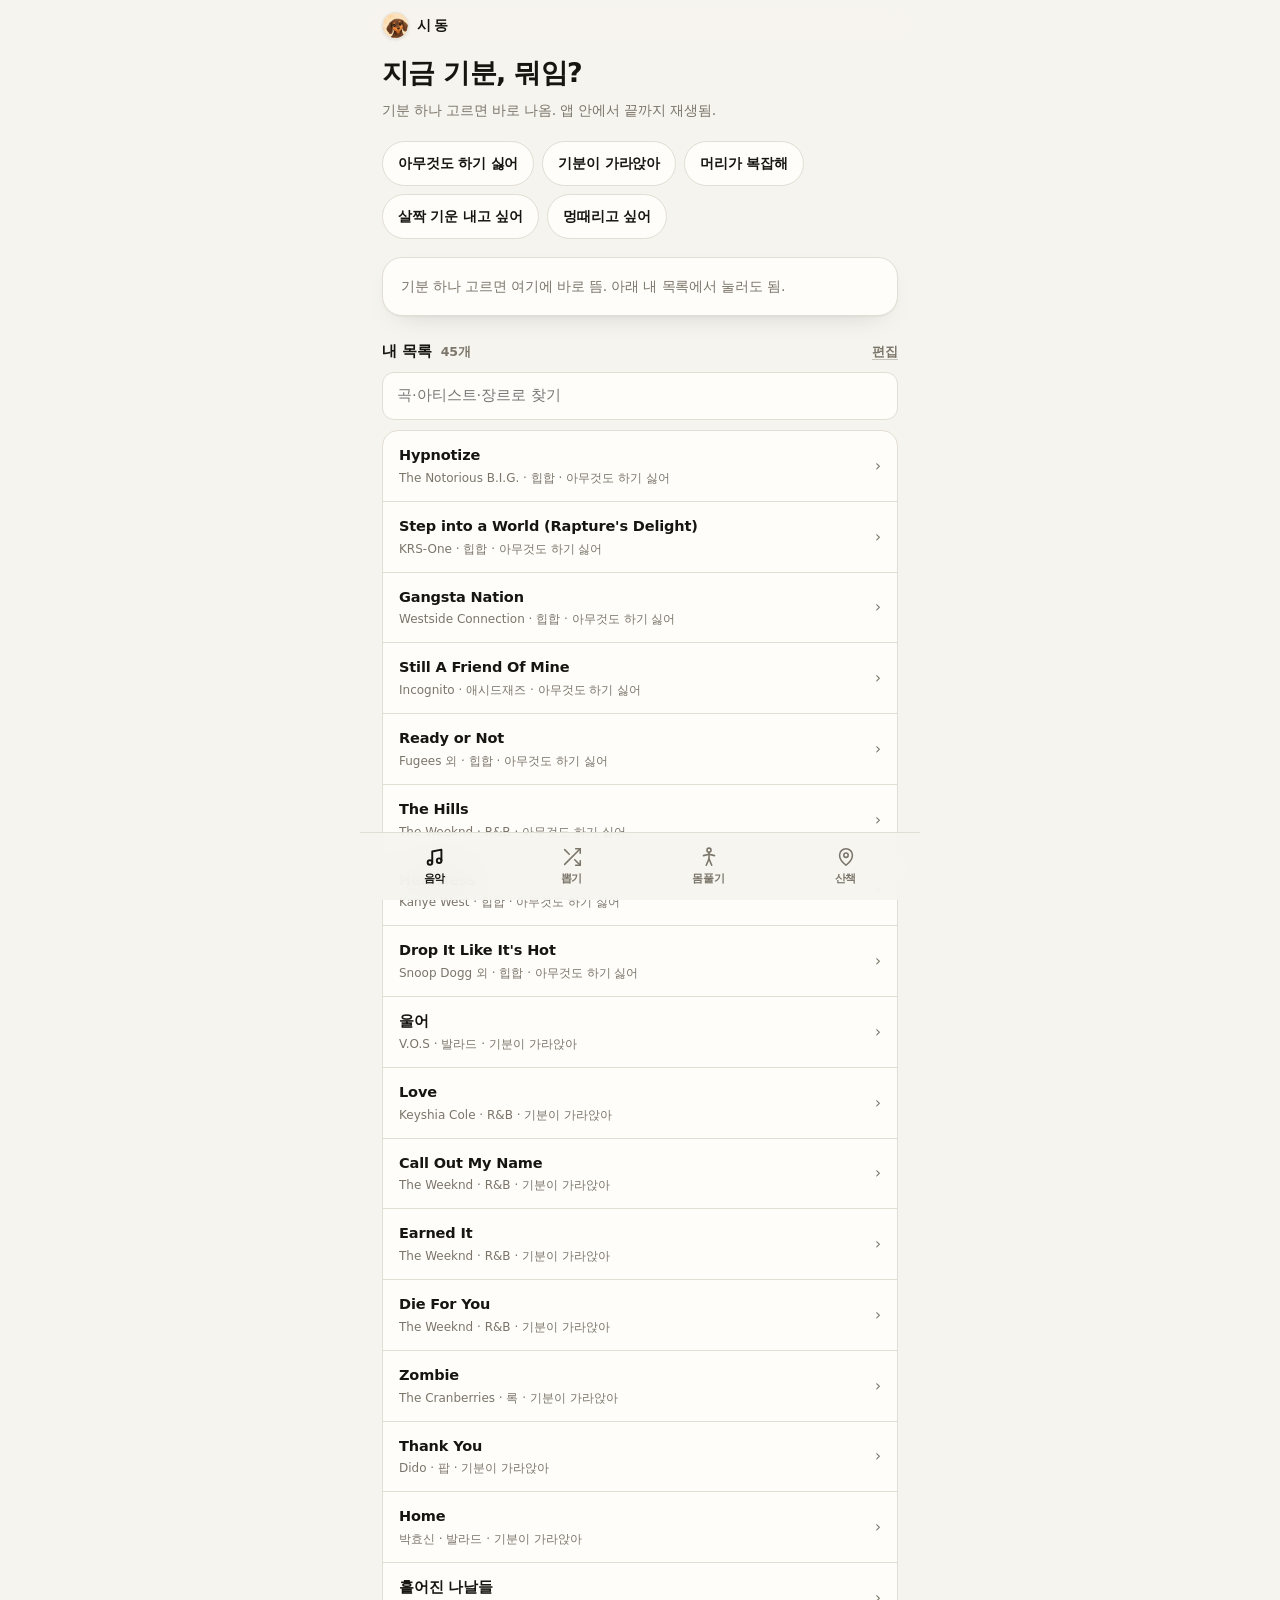
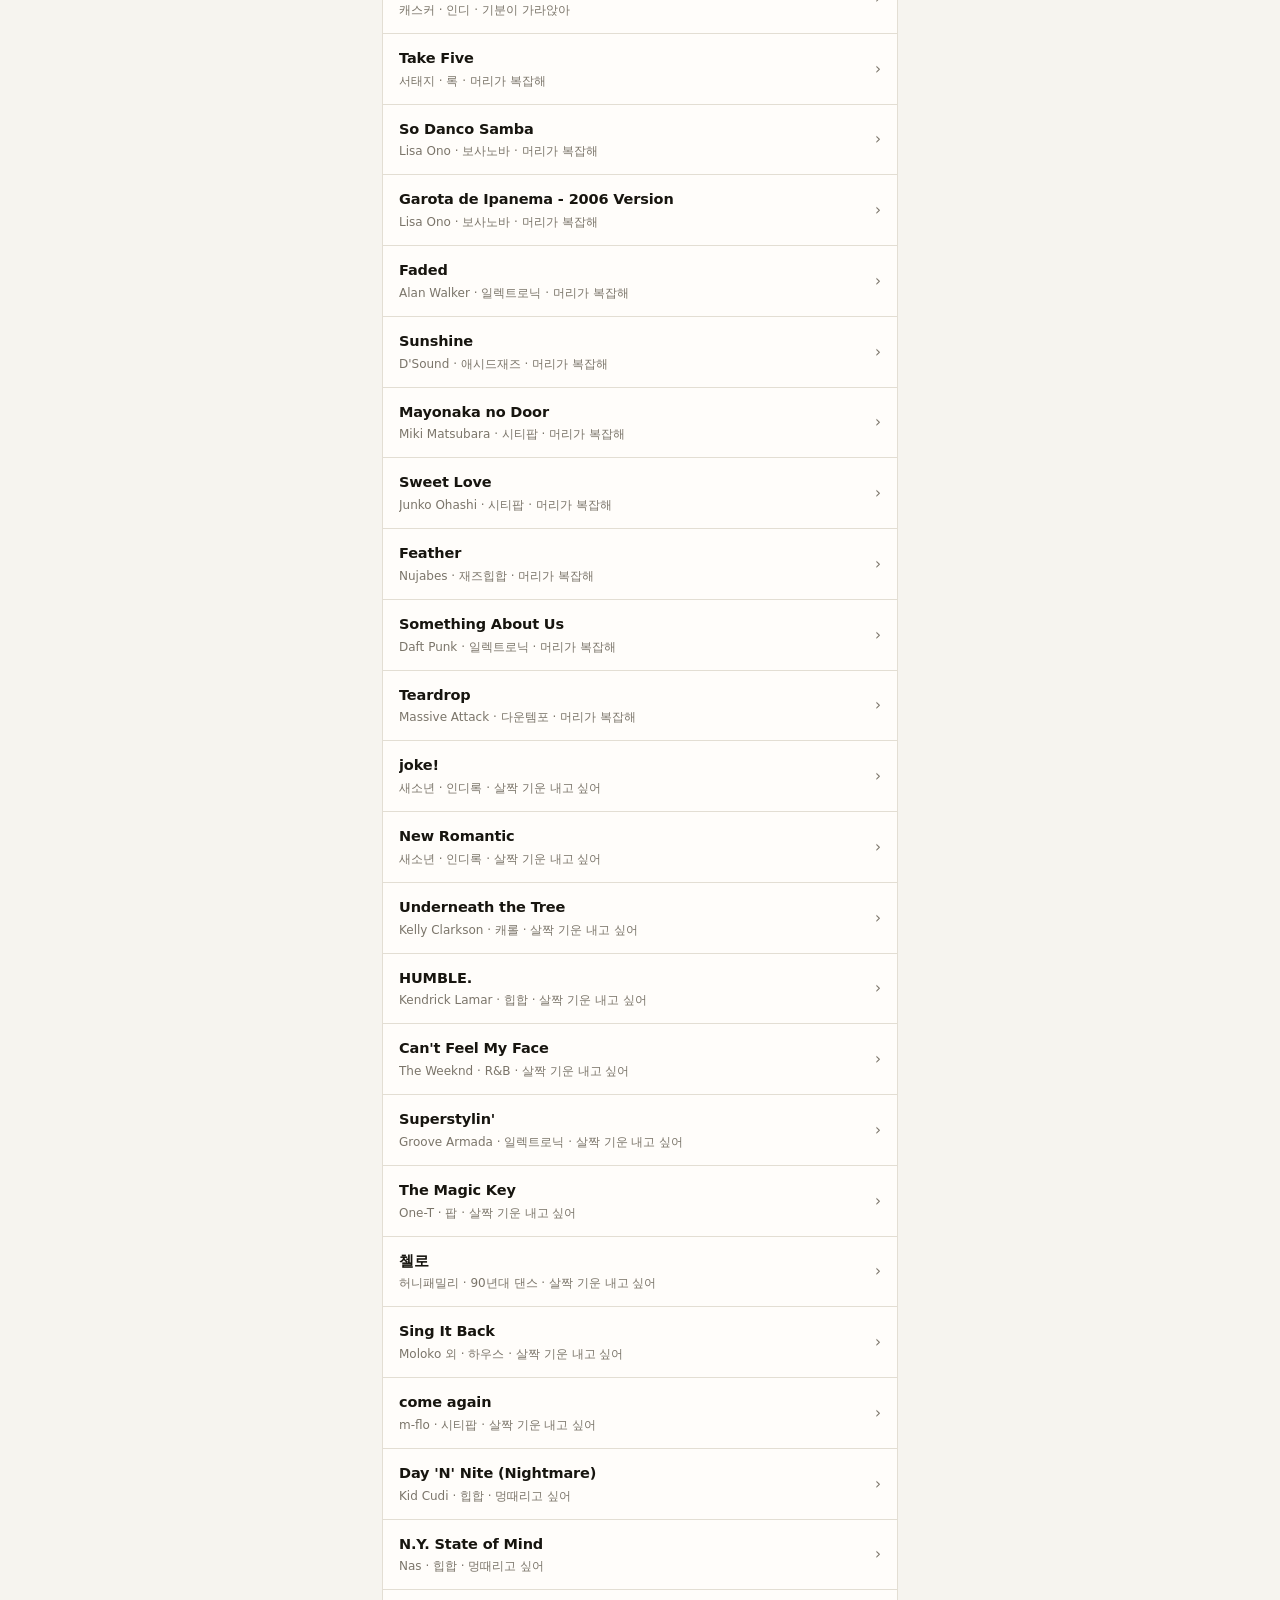
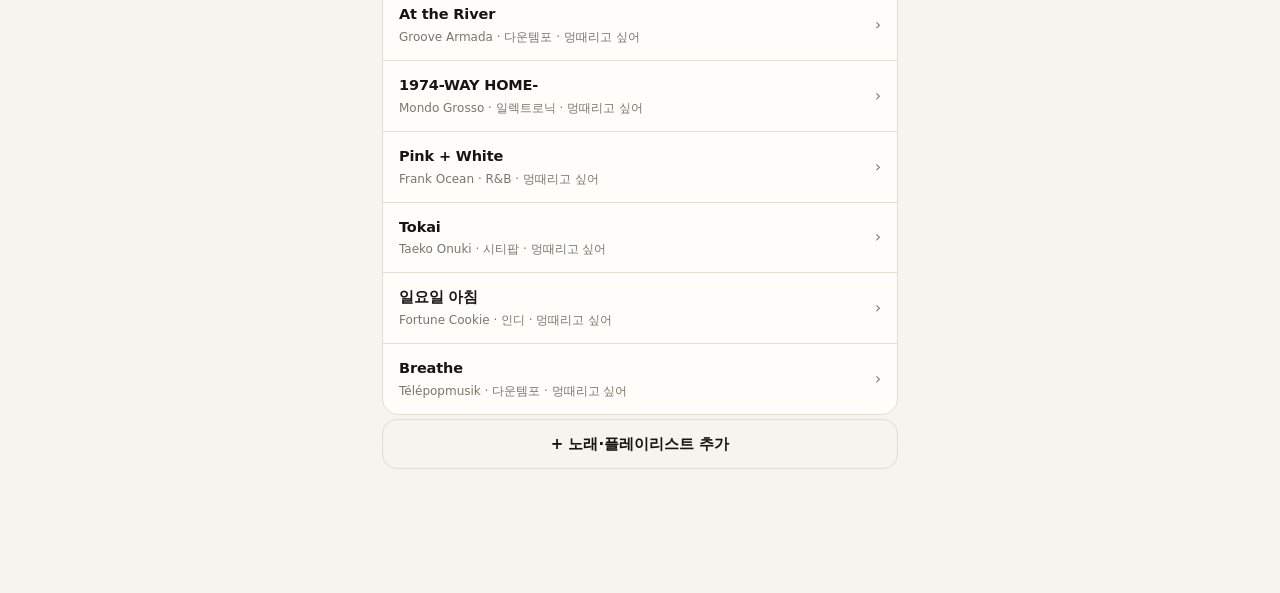
<file: index.html>
<!DOCTYPE html>
<html lang="ko">
<head>
<meta charset="utf-8">
<title>시동</title>
<meta name="viewport" content="width=device-width, initial-scale=1, viewport-fit=cover, maximum-scale=1">
<meta name="description" content="기분별 음악, 좋아하는 것 뽑기, 몸풀기, 동네 산책 코스.">
<meta name="theme-color" content="#f6f4ef" media="(prefers-color-scheme: light)">
<meta name="theme-color" content="#111110" media="(prefers-color-scheme: dark)">
<meta name="apple-mobile-web-app-capable" content="yes">
<meta name="mobile-web-app-capable" content="yes">
<meta name="apple-mobile-web-app-status-bar-style" content="default">
<meta name="apple-mobile-web-app-title" content="시동">
<link rel="apple-touch-icon" href="assets/dachshund-180.png">
<link rel="icon" href="assets/dachshund.png" sizes="512x512" type="image/png">
<link rel="icon" href="assets/favicon-32.png" sizes="32x32" type="image/png">
<link rel="stylesheet" href="styles.css?v=20261128n">
</head>
<body>
<div class="app">

  <header class="top">
    <div class="brand"><img class="brand-dog" src="assets/dachshund-face.png" alt=""><span>시동</span></div>
  </header>

  <main>
    <!-- 1. 기분별 음악 -->
    <section class="screen active" id="screen-music">
      <h1>지금 기분, 뭐임?</h1>
      <p class="sub">기분 하나 고르면 바로 나옴. 앱 안에서 끝까지 재생됨.</p>

      <div class="chips" id="moodChips"></div>
      <div id="musicResult" class="stack"></div>

      <div class="section-head">
        <h2>내 목록 <span class="count" id="musicCount"></span></h2>
        <button class="linkbtn" id="musicEditBtn">편집</button>
      </div>
      <div class="listsearch">
        <input id="musicSearch" inputmode="search" autocapitalize="off" autocorrect="off" spellcheck="false" placeholder="곡·아티스트·장르로 찾기">
      </div>
      <div id="musicList" class="list"></div>
      <button class="btn-outline" id="addMusicBtn">+ 노래·플레이리스트 추가</button>
      <button class="linkbtn center" id="musicRestoreBtn" hidden>기본 목록 되돌리기</button>
    </section>

    <!-- 2. 좋아하는 것 뽑기 -->
    <section class="screen" id="screen-random">
      <h1>뭐 할까</h1>
      <p class="sub">집 안에서 바로 할 수 있는 것만. 뽑으면 그 자리에서 시작됨.</p>

      <div id="favResult" class="stack"></div>
      <button class="btn-primary big" id="favRoll">하나 뽑기</button>

      <div class="section-head">
        <h2>내 목록</h2>
        <button class="linkbtn" id="favEditBtn">편집</button>
      </div>
      <div id="favList" class="list"></div>
      <button class="btn-outline" id="addFavBtn">+ 항목 추가</button>
      <button class="linkbtn center" id="favRestoreBtn" hidden>기본 목록 되돌리기</button>
    </section>

    <!-- 3. 몸 움직이기 -->
    <section class="screen" id="screen-body">
      <h1>몸부터 깨우기</h1>
      <p class="sub">동작 하나만 골라서. 누르면 위치랑 방법 다 나옴.</p>

      <button class="btn-primary big" id="bodyRandom">오늘 뭐 할까 · 랜덤 1개</button>

      <div class="seg tight" id="bodySeg">
        <button data-f="all" class="on">전체</button>
        <button data-f="stretch">요가</button>
        <button data-f="face">페이스</button>
        <button data-f="simple">간단</button>
      </div>

      <div id="routineBox"></div>
      <div id="moveGrid"></div>
    </section>

    <!-- 4. 산책 -->
    <section class="screen" id="screen-walk">
      <h1>동네 한 바퀴</h1>
      <p class="sub" id="walkSub">지금 시간대에 맞는 코스 하나. 검색 안 해도 됨.</p>

      <div id="walkResult" class="stack"></div>
      <button class="btn-primary big" id="walkRoll">코스 뽑기</button>
      <div id="hotList"></div>
      <p class="foot">상계주공3단지(동일로215길 48) 기준 · 가보기 누르면 네이버지도로 열림<br>사진은 가게 블로그·지도 리뷰에서, 메뉴·가격은 매장 메뉴 기준(2026년 11월 확인, 바뀔 수 있음)</p>
    </section>
  </main>

  <div class="dock" id="dock" hidden>
    <div class="dock-video" id="dockVideo"></div>
    <div class="dock-bar">
      <div class="dock-meta">
        <span class="dock-title" id="dockTitle"></span>
        <span class="dock-artist" id="dockArtist"></span>
      </div>
      <button class="dock-btn" id="dockPlay" aria-label="재생·일시정지">
        <svg viewBox="0 0 24 24"><path d="M8 5.5v13l11-6.5z"/></svg>
      </button>
      <button class="dock-btn" id="dockExpand" aria-label="영상 접기">
        <svg viewBox="0 0 24 24"><path d="M6 15l6-6 6 6"/></svg>
      </button>
      <button class="dock-btn x" id="dockClose" aria-label="닫기">×</button>
    </div>
  </div>

  <nav class="tabbar" id="tabbar">
    <button class="tab on" data-tab="music">
      <svg viewBox="0 0 24 24"><path d="M9 18V6l10-2v12"/><circle cx="6.5" cy="18" r="2.5"/><circle cx="16.5" cy="16" r="2.5"/></svg>
      <span>음악</span>
    </button>
    <button class="tab" data-tab="random">
      <svg viewBox="0 0 24 24"><path d="M16 3h5v5"/><path d="M4 20 21 3"/><path d="M21 16v5h-5"/><path d="M15 15l6 6"/><path d="M4 4l5 5"/></svg>
      <span>뽑기</span>
    </button>
    <button class="tab" data-tab="body">
      <svg viewBox="0 0 24 24"><circle cx="12" cy="4.5" r="2.2"/><path d="M12 7v7"/><path d="M6 10.5 12 9l6 1.5"/><path d="M9 21l3-7 3 7"/></svg>
      <span>몸풀기</span>
    </button>
    <button class="tab" data-tab="walk">
      <svg viewBox="0 0 24 24"><path d="M12 21s7-5.7 7-11a7 7 0 1 0-14 0c0 5.3 7 11 7 11z"/><circle cx="12" cy="10" r="2.4"/></svg>
      <span>산책</span>
    </button>
  </nav>
</div>

<!-- 시트 -->
<div class="backdrop" id="backdrop"></div>

<div class="sheet" id="sheetMusic">
  <div class="sheet-head">
    <h2>노래 추가</h2>
    <button class="x" data-close>닫기</button>
  </div>
  <label class="field">
    <span>유튜브 링크 (앱에서 재생)</span>
    <input id="mLink" inputmode="url" autocapitalize="off" autocorrect="off" spellcheck="false" placeholder="youtu.be/... 또는 youtube.com/watch?v=...">
  </label>
  <label class="field">
    <span>이름 (비우면 그냥 '내가 추가한 곡')</span>
    <input id="mName" placeholder="예: 새벽에 듣는 것">
  </label>
  <div class="field">
    <span>어떤 기분에</span>
    <div class="chips small" id="mMoodChips"></div>
  </div>
  <p class="hint" id="mHint"></p>
  <button class="btn-primary" id="mSave">추가</button>
</div>

<div class="sheet" id="sheetFav">
  <div class="sheet-head">
    <h2>항목 추가</h2>
    <button class="x" data-close>닫기</button>
  </div>
  <label class="field">
    <span>무엇</span>
    <input id="fName" placeholder="예: 동네 빵집 들르기">
  </label>
  <label class="field">
    <span>걸리는 시간 (선택)</span>
    <input id="fMeta" placeholder="예: 10분">
  </label>
  <label class="field">
    <span>누르면</span>
    <select id="fAction">
      <option value="link">링크 열기</option>
      <option value="body">몸풀기 탭</option>
      <option value="music">음악 탭</option>
    </select>
  </label>
  <label class="field" id="fUrlWrap">
    <span>링크</span>
    <input id="fUrl" inputmode="url" autocapitalize="off" autocorrect="off" spellcheck="false" placeholder="https://...">
  </label>
  <p class="hint" id="fHint"></p>
  <button class="btn-primary" id="fSave">추가</button>
</div>

<div class="sheet" id="sheetMove">
  <div class="sheet-head">
    <h2 id="mvTitle">동작</h2>
    <button class="x" data-mvclose>닫기</button>
  </div>
  <div id="mvBody"></div>
</div>

<div class="celebrate" id="celebrate" hidden>
  <canvas id="fx"></canvas>
  <div class="cwrap">
    <div class="ccard">
      <img class="cdog" src="assets/dachshund.png" alt="">
      <p class="cpraise" id="celebrateText"></p>
      <button class="cclose" id="celebrateClose">닫기</button>
    </div>
  </div>
</div>

<div class="toast" id="toast" hidden></div>

<script src="data.js?v=20261128n"></script>
<script src="app.js?v=20261128n"></script>
</body>
</html>
</file>
<file: styles.css>
:root{
  --bg:#f6f4ef;
  --surface:#fffdfa;
  --surface-2:#f1eee7;
  --ink:#17150f;
  --muted:#7b756a;
  --line:#e3ded3;
  --accent:#dd5f39;
  --accent-ink:#fff7f3;
  --accent-soft:#fbe8e0;
  --point:#6e8b62;
  --shadow:0 1px 2px rgba(23,21,15,.04), 0 10px 30px -18px rgba(23,21,15,.25);
  --radius:20px;
}

@media (prefers-color-scheme: dark){
  :root{
    --bg:#111110;
    --surface:#1a1a18;
    --surface-2:#222220;
    --ink:#f3efe7;
    --muted:#9d978b;
    --line:#2c2b26;
    --accent:#f07a51;
    --accent-ink:#1b1009;
    --accent-soft:#2b1c15;
    --point:#9db98d;
    --shadow:0 1px 2px rgba(0,0,0,.4), 0 12px 32px -20px rgba(0,0,0,.8);
  }
}

*{box-sizing:border-box}
[hidden]{display:none!important}
html{-webkit-text-size-adjust:100%}
body{
  margin:0;
  background:var(--bg);
  color:var(--ink);
  font-family:-apple-system,BlinkMacSystemFont,"SF Pro Text","Apple SD Gothic Neo","Pretendard","Malgun Gothic",system-ui,sans-serif;
  font-size:16px;
  line-height:1.5;
  -webkit-font-smoothing:antialiased;
  overflow-x:hidden;
}
button,input,select{font:inherit;color:inherit}
button{cursor:pointer;-webkit-tap-highlight-color:transparent;touch-action:manipulation}
html{background:var(--bg)}
h1,h2,h3,p{margin:0}
h1{font-size:27px;line-height:1.22;letter-spacing:-.025em;font-weight:800}
h2{font-size:15px;font-weight:700;letter-spacing:-.01em}
h3{font-size:19px;line-height:1.3;letter-spacing:-.02em;font-weight:700}

.app{max-width:560px;margin:0 auto;padding-bottom:calc(96px + env(safe-area-inset-bottom))}

/* ── 상단 ───────────────────────────── */
.top{
  position:sticky;top:0;z-index:30;
  display:flex;align-items:center;justify-content:space-between;
  padding:calc(12px + env(safe-area-inset-top)) 22px 12px;
  background:color-mix(in srgb, var(--bg) 88%, transparent);
  backdrop-filter:saturate(180%) blur(16px);
  -webkit-backdrop-filter:saturate(180%) blur(16px);
}
.brand{font-size:14px;font-weight:800;letter-spacing:.22em}

/* ── 화면 ───────────────────────────── */
.screen{display:none;padding:6px 22px 28px}
.screen.active{display:block;animation:fade .22s ease}
@keyframes fade{from{opacity:0;transform:translateY(4px)}to{opacity:1;transform:none}}
.sub{color:var(--muted);font-size:14px;margin:10px 0 20px;letter-spacing:-.01em}
.stack{display:flex;flex-direction:column;gap:12px;margin-bottom:16px}

/* ── 칩 / 세그먼트 ───────────────────── */
.chips{display:flex;flex-wrap:wrap;gap:8px;margin-bottom:18px}
.chip{
  padding:11px 15px;border-radius:999px;border:1px solid var(--line);
  background:var(--surface);font-size:14px;font-weight:600;letter-spacing:-.01em;
  transition:transform .12s ease, background .15s ease;
}
.chip:active{transform:scale(.97)}
.chip.on{background:var(--ink);color:var(--bg);border-color:var(--ink)}
.chips.small{gap:6px;margin-bottom:0}
.chips.small .chip{padding:8px 12px;font-size:13px}

.seg{display:flex;gap:4px;padding:4px;background:var(--surface-2);border-radius:14px;margin-bottom:16px}
.seg button{
  flex:1;padding:11px 0;border:0;border-radius:11px;background:transparent;
  font-size:14.5px;font-weight:700;color:var(--muted);
}
.seg button.on{background:var(--surface);color:var(--ink);box-shadow:0 1px 3px rgba(0,0,0,.08)}

/* ── 카드 ───────────────────────────── */
.card{
  background:var(--surface);border:1px solid var(--line);border-radius:var(--radius);
  padding:18px;box-shadow:var(--shadow);
}
.card.hero{border-color:color-mix(in srgb, var(--accent) 30%, var(--line))}
.card-top{display:flex;align-items:center;gap:8px;margin-bottom:10px;flex-wrap:wrap}
.tag{
  font-size:11.5px;font-weight:700;letter-spacing:.02em;
  padding:4px 9px;border-radius:6px;background:var(--surface-2);color:var(--muted);
}
.tag.accent{background:var(--accent-soft);color:color-mix(in srgb, var(--accent) 78%, #3a1206);font-weight:800}
.tag.reco{background:var(--ink);color:var(--bg);font-weight:800}
.card .artist{color:var(--muted);font-size:13.5px;margin:-2px 0 10px;letter-spacing:-.01em}
.card h3{margin-bottom:6px}
.note{color:var(--muted);font-size:14px;margin-bottom:14px;letter-spacing:-.01em}

/* ── 버튼 ───────────────────────────── */
.btn-primary{
  display:flex;align-items:center;justify-content:center;gap:8px;
  width:100%;min-height:54px;border:0;border-radius:16px;
  background:var(--ink);color:var(--bg);font-size:16px;font-weight:700;letter-spacing:-.01em;
  transition:transform .1s ease, opacity .15s ease;
}
.btn-primary:active{transform:scale(.985);opacity:.9}
a.btn-primary{text-decoration:none}
.btn-primary.big{min-height:60px;font-size:17px;margin-bottom:18px}
.btn-primary[disabled]{opacity:.4}
.btn-primary.accent{background:var(--accent);color:#fff8f4}
.btn-outline{
  display:block;width:100%;min-height:50px;border-radius:15px;
  border:1px solid var(--line);background:transparent;color:var(--ink);
  font-size:15px;font-weight:600;margin-top:4px;
}
.btn-outline.slim{min-height:54px;margin-top:0;width:auto;padding:0 22px;flex:0 0 auto}
.linkbtn{
  border:0;background:none;padding:0;color:var(--muted);
  font-size:13px;font-weight:600;text-decoration:underline;text-underline-offset:3px;
  text-decoration-color:color-mix(in srgb, var(--muted) 40%, transparent);
}
.linkbtn.center{display:block;margin:14px auto 0;text-align:center}
.spotify-mark{
  width:18px;height:18px;border-radius:50%;background:#1ed760;
  display:inline-flex;align-items:center;justify-content:center;flex:0 0 auto;
}
.spotify-mark svg{width:12px;height:12px;stroke:#08130b;stroke-width:2;fill:none;stroke-linecap:round}

/* ── 음악 ───────────────────────────── */
.applink{display:flex;justify-content:center;margin-top:10px}
.linkbtn.tiny{font-size:11.5px;font-weight:600;color:var(--muted)}
.playerhint{margin-top:10px;font-size:11.5px;color:var(--muted);text-align:center;letter-spacing:-.01em}
.listen-now{display:flex;align-items:center;gap:7px;font-size:12px;font-weight:700;color:var(--accent);margin-top:12px}
.listen-now i{width:6px;height:6px;border-radius:50%;background:var(--accent);animation:blink 1.2s infinite}
@keyframes blink{0%,100%{opacity:.35}50%{opacity:1}}
.alt-row{display:flex;gap:8px;overflow-x:auto;padding:2px 0 4px;-webkit-overflow-scrolling:touch;scrollbar-width:none}
.alt-row::-webkit-scrollbar{display:none}
.alt-row.wrap{flex-wrap:wrap;overflow:visible}
.alt-head{font-size:12px;font-weight:700;color:var(--muted);margin:18px 0 8px;letter-spacing:.01em}
.alt{
  flex:0 0 auto;padding:9px 13px;border-radius:11px;border:1px solid var(--line);
  background:var(--surface);font-size:13px;font-weight:600;color:var(--ink);white-space:nowrap;
}
.alt.on{border-color:var(--ink)}

/* ── 목록 ───────────────────────────── */
.section-head{display:flex;align-items:baseline;justify-content:space-between;margin:24px 0 10px}
.list{display:flex;flex-direction:column;border-radius:16px;overflow:hidden;background:var(--surface);border:1px solid var(--line)}
.row{
  display:flex;align-items:center;gap:12px;width:100%;padding:14px 16px;
  border:0;border-bottom:1px solid var(--line);background:transparent;text-align:left;
}
.row:last-child{border-bottom:0}
.row-main{min-width:0;flex:1}
.row-title{display:block;font-size:14.5px;font-weight:600;letter-spacing:-.01em;white-space:nowrap;overflow:hidden;text-overflow:ellipsis}
.row-meta{display:block;font-size:12px;color:var(--muted);margin-top:2px;white-space:nowrap;overflow:hidden;text-overflow:ellipsis}
.row-arrow{color:var(--muted);font-size:15px}
.row-del{
  flex:0 0 auto;width:30px;height:30px;border-radius:50%;border:1px solid var(--line);
  background:var(--surface-2);color:var(--accent);font-size:16px;line-height:1;display:flex;align-items:center;justify-content:center;
}
.empty{padding:20px 16px;color:var(--muted);font-size:13.5px}
.count{font-size:12.5px;font-weight:600;color:var(--muted);margin-left:4px}
.listsearch{margin-bottom:10px}
.listsearch input{
  width:100%;padding:12px 14px;border-radius:12px;border:1px solid var(--line);
  background:var(--surface);font-size:14.5px;outline:none;
}
.listsearch input:focus{border-color:var(--accent)}
.row-tag{
  display:inline-block;margin-left:6px;padding:1px 6px;border-radius:5px;
  background:var(--ink);color:var(--bg);font-size:10.5px;font-weight:800;vertical-align:1px;
}

/* ── 타이머 ─────────────────────────── */
.timercard{
  background:var(--surface);border:1px solid var(--line);border-radius:24px;
  padding:26px 20px 20px;box-shadow:var(--shadow);
}
.digits{
  font-size:64px;font-weight:800;letter-spacing:-.045em;text-align:center;
  font-variant-numeric:tabular-nums;line-height:1;
}
.bar{height:6px;border-radius:99px;background:var(--surface-2);overflow:hidden;margin:22px 0 20px}
.bar i{display:block;height:100%;background:var(--accent);border-radius:99px;transition:width .3s linear}
.timerbtns{display:flex;gap:10px}
.timerbtns .btn-primary{flex:1}
.praise{
  margin-top:14px;padding:14px 16px;border-radius:14px;
  background:var(--accent-soft);color:color-mix(in srgb, var(--accent) 70%, var(--ink));
  font-size:14px;font-weight:600;letter-spacing:-.01em;
}
.mini{margin-top:18px;padding:14px 16px;border-radius:16px;border:1px solid var(--line);background:var(--surface)}
.mini-label{font-size:11.5px;color:var(--muted);font-weight:700;letter-spacing:.04em;margin-bottom:6px}
.mini-row{display:flex;align-items:center;justify-content:space-between;gap:10px}
.mini-row span{font-size:14px;font-weight:600;white-space:nowrap;overflow:hidden;text-overflow:ellipsis}
.countline{margin-top:16px;font-size:13px;color:var(--muted);text-align:center;font-variant-numeric:tabular-nums}

/* ── 몸풀기 ─────────────────────────── */
.seg.tight button{font-size:13px;padding:10px 2px;letter-spacing:-.03em}
.stack .section-head{margin:10px 0 0}
.move{padding:16px}
.move.on{border-color:color-mix(in srgb, var(--accent) 42%, var(--line))}
.move .card-top{margin-bottom:8px}
.move h3{font-size:18px;margin-bottom:7px}
.mv-good{font-size:13.5px;line-height:1.45;letter-spacing:-.01em}
.mv-good b{display:inline-block;font-size:10.5px;font-weight:800;letter-spacing:.03em;color:var(--accent);margin-right:6px;vertical-align:1.5px}
.mv-tip{font-size:12.5px;color:var(--muted);line-height:1.5;margin-top:5px;letter-spacing:-.01em}
.mv-btns{display:flex;gap:8px;margin-top:13px}
.mv-go{
  flex:1;min-height:42px;border-radius:12px;border:1px solid var(--line);
  background:var(--surface-2);font-size:14px;font-weight:700;letter-spacing:-.01em;
}
.mv-go:active{background:var(--ink);color:var(--bg)}
.mv-check{
  flex:0 0 auto;min-height:42px;padding:0 15px;border-radius:12px;
  border:1px solid var(--line);background:transparent;
  font-size:13px;font-weight:600;color:var(--muted);
}
.move .bar{margin:16px 0 14px}
.move .timerbtns .btn-outline{min-height:54px;width:auto;flex:0 0 auto;padding:0 20px}
.routine{padding:16px}
.routine h3{font-size:18px}
.routine .note{margin-bottom:0}
.steps{list-style:none;padding:0;margin:13px 0 0;display:flex;flex-direction:column;gap:6px}
.step{display:flex;align-items:center;gap:9px;padding:9px 11px;border-radius:11px;background:var(--surface-2);font-size:13.5px;letter-spacing:-.01em}
.step .n{
  flex:0 0 auto;width:18px;height:18px;border-radius:50%;
  display:flex;align-items:center;justify-content:center;
  background:var(--surface);border:1px solid var(--line);color:var(--muted);
  font-size:10.5px;font-weight:800;font-variant-numeric:tabular-nums;
}
.step .s-name{flex:1;min-width:0;white-space:nowrap;overflow:hidden;text-overflow:ellipsis;font-weight:600}
.step .t{flex:0 0 auto;font-size:12px;color:var(--muted);font-variant-numeric:tabular-nums}
.step.on{background:var(--accent-soft);color:color-mix(in srgb, var(--accent) 74%, var(--ink));font-weight:700}
.step.on .n{background:var(--accent);border-color:var(--accent);color:#fff8f4}
.step.on .t{color:inherit;font-weight:700}
.step.past{opacity:.5}
.step.past .n{background:var(--ink);border-color:var(--ink);color:var(--bg)}
.routine .bar{margin:14px 0}
.routine .timerbtns .btn-outline{min-height:54px;width:auto;flex:0 0 auto;padding:0 20px}

/* ── 인스타 핫플 ─────────────────────── */
#hotList{margin-top:6px}
#hotList .section-head{margin:20px 0 10px}
.card.hot{padding:16px}
.card.hot h3{font-size:17px;margin-bottom:7px}
.hot-addr{font-size:12.5px;line-height:1.45;letter-spacing:-.01em;word-break:keep-all}
.hot-note{font-size:12.5px;line-height:1.5;color:var(--muted);margin-top:4px;letter-spacing:-.01em;word-break:keep-all}
.hot-hours{font-size:12px;color:var(--muted);margin-top:6px;font-variant-numeric:tabular-nums}
.card.hot .mapbtns{margin-top:11px}

/* ── 핫플 주요 메뉴 · 가격 ─────────────── */
.hmenu{margin-top:12px}
.hmenu-t{
  display:inline-block;font-size:10.5px;font-weight:800;letter-spacing:.06em;
  color:var(--accent);margin-bottom:7px;
}
.hmenu-grid{display:grid;grid-template-columns:1fr 1fr;gap:6px}
.hm{
  display:flex;align-items:baseline;justify-content:space-between;gap:4px;
  padding:8px 8px;border-radius:11px;
  border:1px solid color-mix(in srgb, var(--accent) 22%, var(--line));
  background:color-mix(in srgb, var(--accent) 7%, var(--surface-2));
}
.hm b{
  min-width:0;font-size:11.2px;font-weight:750;letter-spacing:-.03em;line-height:1.25;
  color:var(--ink);word-break:keep-all;
}
.hm i{
  flex:0 0 auto;font-style:normal;font-size:12.2px;font-weight:800;white-space:nowrap;
  color:var(--accent);font-variant-numeric:tabular-nums;letter-spacing:-.02em;
}
.hm i::after{content:"원";font-size:9px;font-weight:700;margin-left:1px;opacity:.8;vertical-align:1px}
.hmenu-none{
  margin-top:8px;font-size:11.5px;color:var(--muted);letter-spacing:-.01em;
  padding:8px 10px;border-radius:10px;border:1px dashed var(--line);background:var(--surface-2);
}

/* ── 산책 ───────────────────────────── */
.stops{display:flex;flex-direction:column;gap:10px;margin-top:4px}
.stop{border:1px solid var(--line);border-radius:14px;padding:12px 13px;background:var(--surface-2)}
.stop-name{font-size:14.5px;font-weight:700;letter-spacing:-.01em}
.stop-sub{font-size:12px;color:var(--muted);margin-top:3px}
.mapbtns{display:flex;gap:7px;margin-top:10px}
.mapbtn{
  flex:1;text-align:center;padding:9px 0;border-radius:10px;border:1px solid var(--line);
  background:var(--surface);font-size:12.5px;font-weight:700;color:var(--ink);text-decoration:none;
}
.mapbtn:active{background:var(--surface-2)}
.foot{margin-top:14px;font-size:11.5px;color:var(--muted);text-align:center;line-height:1.5}

/* ── 하단 탭 ────────────────────────── */
.tabbar{
  position:fixed;left:0;right:0;bottom:0;z-index:40;
  max-width:560px;margin:0 auto;
  display:flex;justify-content:space-around;
  padding:6px 6px calc(6px + env(safe-area-inset-bottom));
  background:color-mix(in srgb, var(--bg) 90%, transparent);
  backdrop-filter:saturate(180%) blur(18px);
  -webkit-backdrop-filter:saturate(180%) blur(18px);
  border-top:1px solid var(--line);
}
.tab{
  display:flex;flex-direction:column;align-items:center;gap:3px;
  min-width:60px;padding:7px 8px;border:0;border-radius:13px;background:none;
  color:var(--muted);font-size:11px;font-weight:600;letter-spacing:-.01em;
}
.tab svg{width:22px;height:22px;fill:none;stroke:currentColor;stroke-width:1.7;stroke-linecap:round;stroke-linejoin:round}
.tab.on{color:var(--ink)}
.tab.on svg{stroke-width:2.1}

/* ── 시트 ───────────────────────────── */
.backdrop{
  position:fixed;inset:0;background:rgba(10,9,7,.42);z-index:50;
  opacity:0;pointer-events:none;transition:opacity .22s ease;
}
.backdrop.on{opacity:1;pointer-events:auto}
.sheet{
  position:fixed;left:0;right:0;bottom:0;z-index:60;
  transform:translateY(101%);transition:transform .28s cubic-bezier(.2,.85,.2,1), visibility .28s;
  visibility:hidden;
  background:var(--surface);border-radius:26px 26px 0 0;
  padding:18px 20px calc(22px + env(safe-area-inset-bottom));
  max-height:88dvh;overflow-y:auto;max-width:560px;margin:0 auto;
  box-shadow:0 -20px 40px -20px rgba(0,0,0,.4);
}
.sheet.on{transform:none;visibility:visible}
.sheet-head{display:flex;align-items:center;justify-content:space-between;margin-bottom:16px}
.sheet-head h2{font-size:17px;font-weight:800}
.x{border:0;background:none;color:var(--muted);font-size:13px;font-weight:600;padding:4px}
.field{display:block;margin-bottom:14px}
.field>span{display:block;font-size:12px;font-weight:700;color:var(--muted);margin-bottom:6px;letter-spacing:.01em}
.field input,.field select{
  width:100%;padding:13px 14px;border-radius:12px;border:1px solid var(--line);
  background:var(--surface-2);font-size:15px;outline:none;
}
.field input:focus,.field select:focus{border-color:var(--accent)}
.hint{font-size:12.5px;color:var(--muted);min-height:18px;margin:2px 0 12px;line-height:1.45}
.hint.bad{color:var(--accent)}
.toast{
  position:fixed;left:50%;transform:translateX(-50%);
  bottom:calc(96px + env(safe-area-inset-bottom));z-index:70;
  background:var(--ink);color:var(--bg);padding:11px 18px;border-radius:999px;
  font-size:13.5px;font-weight:600;box-shadow:var(--shadow);white-space:nowrap;
}

/* ── 타이머 음악 ─────────────────────── */
.mini .btn-primary.listen{margin-top:12px;min-height:54px;font-size:15.5px}
.mini .applink{margin-top:8px}

/* ── 고정 플레이어 (탭 전환해도 유지) ─────────── */
.dock{
  position:fixed;left:0;right:0;z-index:45;
  bottom:calc(var(--tabh, 58px) + env(safe-area-inset-bottom));
  max-width:560px;margin:0 auto;
  background:var(--surface);border-top:1px solid var(--line);
  box-shadow:0 -12px 28px -20px rgba(0,0,0,.5);
}
.dock-bar{
  display:flex;align-items:center;gap:6px;padding:8px 10px 8px 16px;
  border-radius:0;
}
.dock-meta{min-width:0;flex:1;display:flex;flex-direction:column;line-height:1.25}
.dock-title{font-size:13.5px;font-weight:700;letter-spacing:-.01em;white-space:nowrap;overflow:hidden;text-overflow:ellipsis}
.dock-artist{font-size:11.5px;color:var(--muted);white-space:nowrap;overflow:hidden;text-overflow:ellipsis}
.dock-btn{
  width:38px;height:38px;flex:0 0 auto;display:inline-flex;align-items:center;justify-content:center;
  border:0;border-radius:50%;background:var(--surface-2);color:var(--ink);
}
.dock-btn svg{width:17px;height:17px;fill:none;stroke:currentColor;stroke-width:2;stroke-linecap:round;stroke-linejoin:round}
.dock-btn.x{background:none;color:var(--muted);font-size:20px;font-weight:600}
.dock-btn:active{transform:scale(.94)}
.dock-video{background:#000;height:0;overflow:hidden}
.dock.open .dock-video{height:min(56.25vw,315px)}
.dock-video iframe{display:block;width:100%;height:100%;border:0}
/* 접었을 때도 재생이 끊기지 않게 iframe은 화면 밖에 살려 둠 */
.dock:not(.open) .dock-video{
  position:fixed;left:-10000px;top:0;width:320px;height:180px;overflow:visible;
}
body.has-dock .app{padding-bottom:calc(150px + env(safe-area-inset-bottom))}
body.has-dock.dock-open .app{padding-bottom:calc(340px + env(safe-area-inset-bottom))}

/* ── 뽑기 결과 버튼 ────────────────── */
.favbtns{display:flex;gap:8px}
.favbtns .btn-primary{flex:1}
.favbtns .btn-outline.slim{min-height:54px}

/* ── 완료 축하 ─────────────────────── */
.celebrate{
  position:fixed;inset:0;z-index:90;
  display:flex;align-items:center;justify-content:center;
  padding:26px;
  background:radial-gradient(120% 90% at 50% 30%, rgba(32,22,14,.5), rgba(10,8,6,.84));
  -webkit-backdrop-filter:blur(8px);backdrop-filter:blur(8px);
  animation:cfade .18s ease;
}
@keyframes cfade{from{opacity:0}to{opacity:1}}
.celebrate canvas{position:absolute;inset:0;width:100%;height:100%;pointer-events:none}
.cwrap{position:relative;width:100%;max-width:330px;z-index:1}
.ccard{
  position:relative;background:var(--surface);border-radius:26px;
  padding:30px 22px 18px;text-align:center;
  box-shadow:0 24px 60px -18px rgba(0,0,0,.55);
  border:1px solid color-mix(in srgb, var(--accent) 34%, var(--line));
  animation:cpop .4s cubic-bezier(.2,1.35,.4,1);
}
@keyframes cpop{0%{transform:scale(.8);opacity:0}60%{transform:scale(1.035);opacity:1}100%{transform:scale(1)}}
.cmark{
  font-size:30px;line-height:1;color:var(--accent);margin-bottom:12px;
  animation:cspark 1.8s ease-in-out infinite;
}
@keyframes cspark{0%,100%{transform:scale(1) rotate(0);opacity:.8}50%{transform:scale(1.2) rotate(14deg);opacity:1}}
.cpraise{font-size:17.5px;font-weight:800;line-height:1.55;letter-spacing:-.02em;margin-bottom:20px}
.cclose{
  width:100%;min-height:48px;border:0;border-radius:14px;
  background:var(--ink);color:var(--bg);font-size:14.5px;font-weight:700;letter-spacing:-.01em;
}
@media (prefers-reduced-motion: reduce){
  .ccard,.cmark,.celebrate{animation:none}
}

/* ── 지압·페이스 동작 단계 ─────────────── */
.msteps{list-style:none;padding:0;margin:11px 0 0;display:flex;flex-direction:column;gap:7px}
.msteps li{
  position:relative;padding-left:13px;font-size:12.5px;line-height:1.5;letter-spacing:-.01em;
  color:color-mix(in srgb, var(--ink) 80%, var(--muted));
}
.msteps li::before{
  content:"";position:absolute;left:1px;top:7px;width:4px;height:4px;border-radius:50%;
  background:var(--accent);
}

/* ── 닥스훈트 마스코트 ────────────────── */
.brand{display:flex;align-items:center;gap:8px}
.brand-dog{
  width:27px;height:27px;border-radius:50%;object-fit:cover;display:block;
  border:1px solid var(--line);box-shadow:0 1px 3px rgba(23,21,15,.10);
}
.cdog{
  display:block;width:92px;height:92px;border-radius:28px;object-fit:cover;
  margin:0 auto 16px;
  border:1px solid color-mix(in srgb, var(--accent) 26%, var(--line));
  box-shadow:0 12px 26px -14px rgba(221,95,57,.6);
  animation:cdogIn .55s cubic-bezier(.2,1.4,.4,1);
}
@keyframes cdogIn{0%{transform:scale(.7) rotate(-6deg);opacity:0}70%{transform:scale(1.06) rotate(2deg)}100%{transform:scale(1);opacity:1}}
@media (prefers-reduced-motion: reduce){.cdog{animation:none}}
.btn-primary > svg{width:16px;height:16px;fill:none;stroke:currentColor;stroke-width:2.2;stroke-linecap:round}

/* ── 몸풀기 한눈에 그리드 ─────────────── */
#routineBox{margin-bottom:4px}
.msec{
  display:flex;align-items:baseline;justify-content:space-between;
  margin:20px 0 9px;font-size:12.5px;font-weight:800;letter-spacing:.01em;color:var(--muted);
}
#routineBox .msec{margin:6px 0 9px}
.mgrid{display:grid;grid-template-columns:1fr 1fr;gap:10px}
.mtile{
  position:relative;display:flex;flex-direction:column;align-items:center;gap:8px;
  padding:12px 10px 13px;border-radius:18px;border:1px solid var(--line);
  background:var(--surface);box-shadow:var(--shadow);overflow:hidden;
  transition:transform .1s ease,border-color .15s ease;
}
.mtile:active{transform:scale(.975)}
.mtile.on{border-color:color-mix(in srgb, var(--accent) 55%, var(--line))}
.mtile-art{
  display:flex;align-items:center;justify-content:center;
  width:100%;aspect-ratio:1/1;border-radius:13px;background:var(--surface-2);
}
.mtile-art img{width:82%;height:82%;object-fit:contain;display:block}
@media (prefers-color-scheme: dark){
  .mtile-art img{filter:invert(1) hue-rotate(180deg) brightness(1.06)}
}
.mtile-name{
  font-size:12.5px;font-weight:700;letter-spacing:-.02em;line-height:1.32;text-align:center;
  display:-webkit-box;-webkit-line-clamp:2;-webkit-box-orient:vertical;overflow:hidden;
  min-height:2.64em;
}

/* ── 코스 카드 ────────────────────────── */
.rcard{
  display:block;padding:13px 14px;margin-bottom:8px;
  border-radius:16px;border:1px solid var(--line);background:var(--surface);box-shadow:var(--shadow);
}
.rcard-head{display:flex;align-items:center;gap:10px}
.rcard-main{min-width:0;flex:1}
.rcard-name{font-size:14.5px;font-weight:800;letter-spacing:-.01em}
.rcard-meta{font-size:11.5px;color:var(--muted);margin-top:2px;letter-spacing:-.01em}
.rcard-btn{
  flex:0 0 auto;padding:9px 16px;border-radius:11px;border:0;
  background:var(--accent);color:#fff8f4;font-size:13px;font-weight:800;
}
.rcard-steps{display:flex;flex-wrap:wrap;gap:6px;margin-top:10px}
.rstep{
  padding:7px 11px;border-radius:10px;border:1px solid var(--line);
  background:var(--surface-2);font-size:12px;font-weight:700;letter-spacing:-.02em;color:var(--ink);
}
.rstep:active{transform:scale(.97)}

/* ── 동작 상세 시트 ───────────────────── */
.mvhead{display:flex;align-items:center;gap:14px;margin-bottom:14px}
.mvic{
  flex:0 0 auto;width:86px;height:86px;border-radius:20px;background:var(--surface-2);
  display:flex;align-items:center;justify-content:center;border:1px solid var(--line);
}
.mvic img{width:78%;height:78%;object-fit:contain}
@media (prefers-color-scheme: dark){
  .mvic img{filter:invert(1) hue-rotate(180deg) brightness(1.06)}
}
.mvmeta{display:flex;flex-wrap:wrap;gap:6px;align-content:center}
.mv-good{font-size:13.5px;line-height:1.5;letter-spacing:-.01em}
.mv-good b{display:inline-block;font-size:10.5px;font-weight:800;letter-spacing:.03em;color:var(--accent);margin-right:6px;vertical-align:1.5px}
.mv-tip{font-size:12.5px;color:var(--muted);line-height:1.55;margin-top:6px;letter-spacing:-.01em}
.diagram{
  margin:16px 0 4px;padding:10px 12px 4px;border-radius:16px;
  border:1px solid var(--line);background:var(--surface-2);
}
.diagram svg{display:block;width:100%;max-width:260px;height:auto;margin:0 auto}
.diagram .fg{fill:none;stroke:var(--ink);stroke-width:2.1;stroke-linecap:round;stroke-linejoin:round;opacity:.55}
.diagram .mark line{stroke:var(--accent);stroke-width:1;opacity:.65}
.diagram .mark .dot{fill:var(--accent);stroke:var(--surface);stroke-width:1.2}
.diagram .mark .badge{fill:var(--accent);stroke:var(--surface);stroke-width:1.5}
.diagram .mark text{
  font-size:8.8px;font-weight:800;fill:#fff8f4;text-anchor:middle;
  font-family:inherit;
}
.mvsteps-label{margin:18px 0 8px;font-size:11.5px;font-weight:800;letter-spacing:.04em;color:var(--muted)}
.mvsteps{list-style:none;padding:0;margin:0;display:flex;flex-direction:column;gap:12px}
.mvsteps li{display:flex;gap:10px}
.mvn{
  flex:0 0 auto;width:20px;height:20px;border-radius:50%;margin-top:1px;
  display:flex;align-items:center;justify-content:center;
  background:var(--accent-soft);color:color-mix(in srgb, var(--accent) 80%, var(--ink));
  font-size:11px;font-weight:800;
}
.mvstep{flex:1;min-width:0;display:block;font-size:12.8px;line-height:1.55;letter-spacing:-.01em}
.mvstep b{display:block;font-size:13.2px;font-weight:800;margin-bottom:2px}
.mvat{display:block;color:var(--muted);font-size:12.2px;line-height:1.5;margin-bottom:3px}
.mvdo{display:block;color:color-mix(in srgb, var(--ink) 88%, var(--muted))}
.mv-run{margin-top:22px}
.mv-run .btn-primary.go{width:100%;min-height:58px;font-size:16px;letter-spacing:0}

/* ── 핫플 사진 ───────────────────────── */
.hot-photo{display:block;width:100%;margin:0 0 12px;border-radius:13px;overflow:hidden;background:var(--surface-2)}
.hot-photo img{display:block;width:100%;aspect-ratio:4/3;object-fit:cover}
.diagram-note{
  margin:2px 0 8px;text-align:center;font-size:11px;line-height:1.45;color:var(--muted);
  letter-spacing:-.01em;
}
</file>
